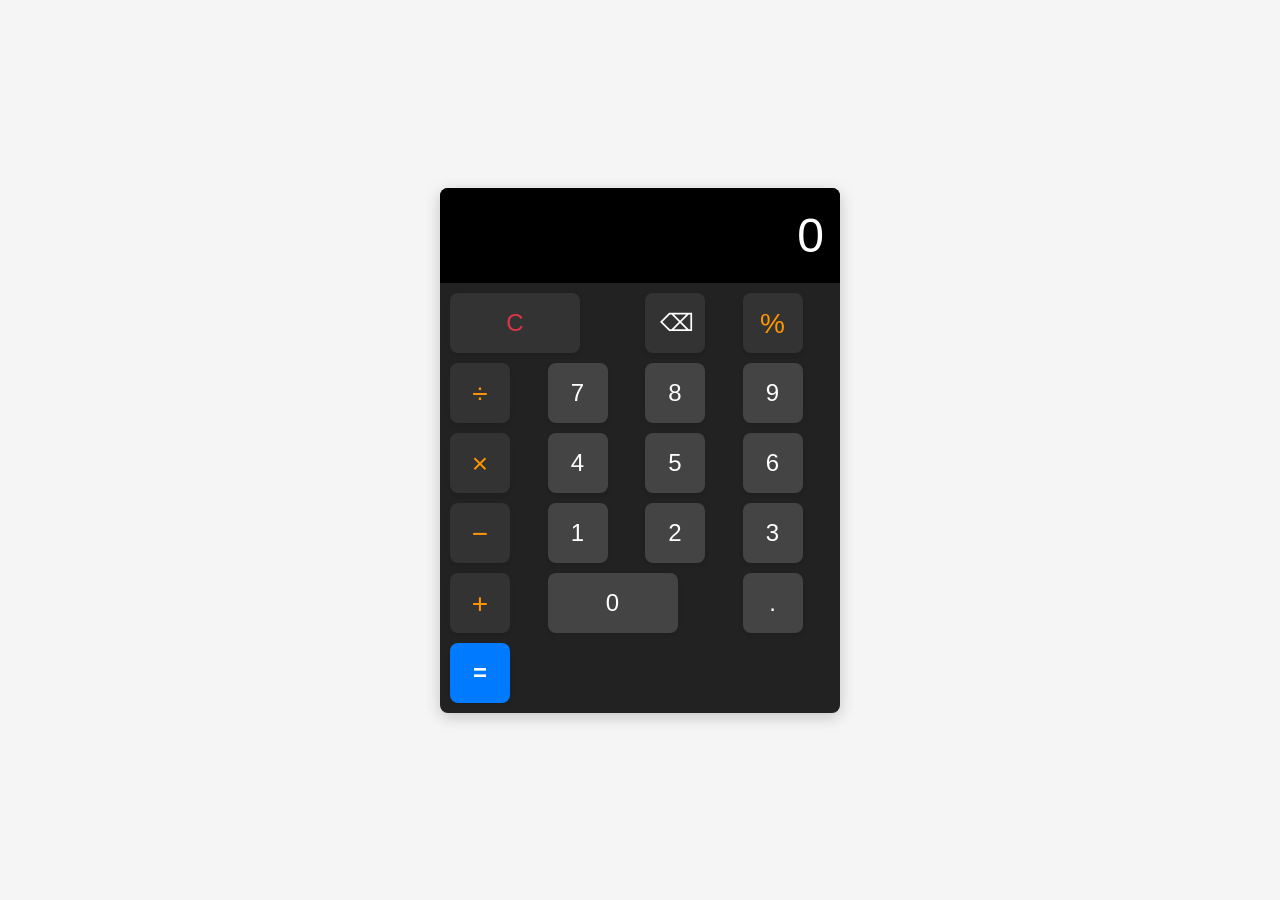
<file: generated_calculator_project/index.html>
<!DOCTYPE html>
<html lang="en">
<head>
    <meta charset="UTF-8">
    <meta name="viewport" content="width=device-width, initial-scale=1.0">
    <title>Calculator</title>
    <link rel="stylesheet" href="styles.css">
</head>
<body>
    <div id="calculator" role="application" aria-label="Calculator">
        <output id="display" aria-live="polite" aria-atomic="true">0</output>
        <div class="buttons" role="group" aria-label="Calculator buttons">
            <button type="button" class="button span-two" data-action="clear" aria-label="Clear">C</button>
            <button type="button" class="button" data-action="backspace" aria-label="Backspace">⌫</button>
            <button type="button" class="button operator" data-value="%" aria-label="Modulo">%</button>
            <button type="button" class="button operator" data-value="/" aria-label="Divide">÷</button>
            
            <button type="button" class="button" data-value="7" aria-label="7">7</button>
            <button type="button" class="button" data-value="8" aria-label="8">8</button>
            <button type="button" class="button" data-value="9" aria-label="9">9</button>
            <button type="button" class="button operator" data-value="*" aria-label="Multiply">×</button>
            
            <button type="button" class="button" data-value="4" aria-label="4">4</button>
            <button type="button" class="button" data-value="5" aria-label="5">5</button>
            <button type="button" class="button" data-value="6" aria-label="6">6</button>
            <button type="button" class="button operator" data-value="-" aria-label="Subtract">−</button>
            
            <button type="button" class="button" data-value="1" aria-label="1">1</button>
            <button type="button" class="button" data-value="2" aria-label="2">2</button>
            <button type="button" class="button" data-value="3" aria-label="3">3</button>
            <button type="button" class="button operator" data-value="+" aria-label="Add">+</button>
            
            <button type="button" class="button span-two" data-value="0" aria-label="0">0</button>
            <button type="button" class="button" data-value="." aria-label="Decimal point">.</button>
            <button type="button" class="button equals" data-action="equals" aria-label="Equals">=</button>
        </div>
    </div>
    <script src="script.js"></script>
</body>
</html>
</file>
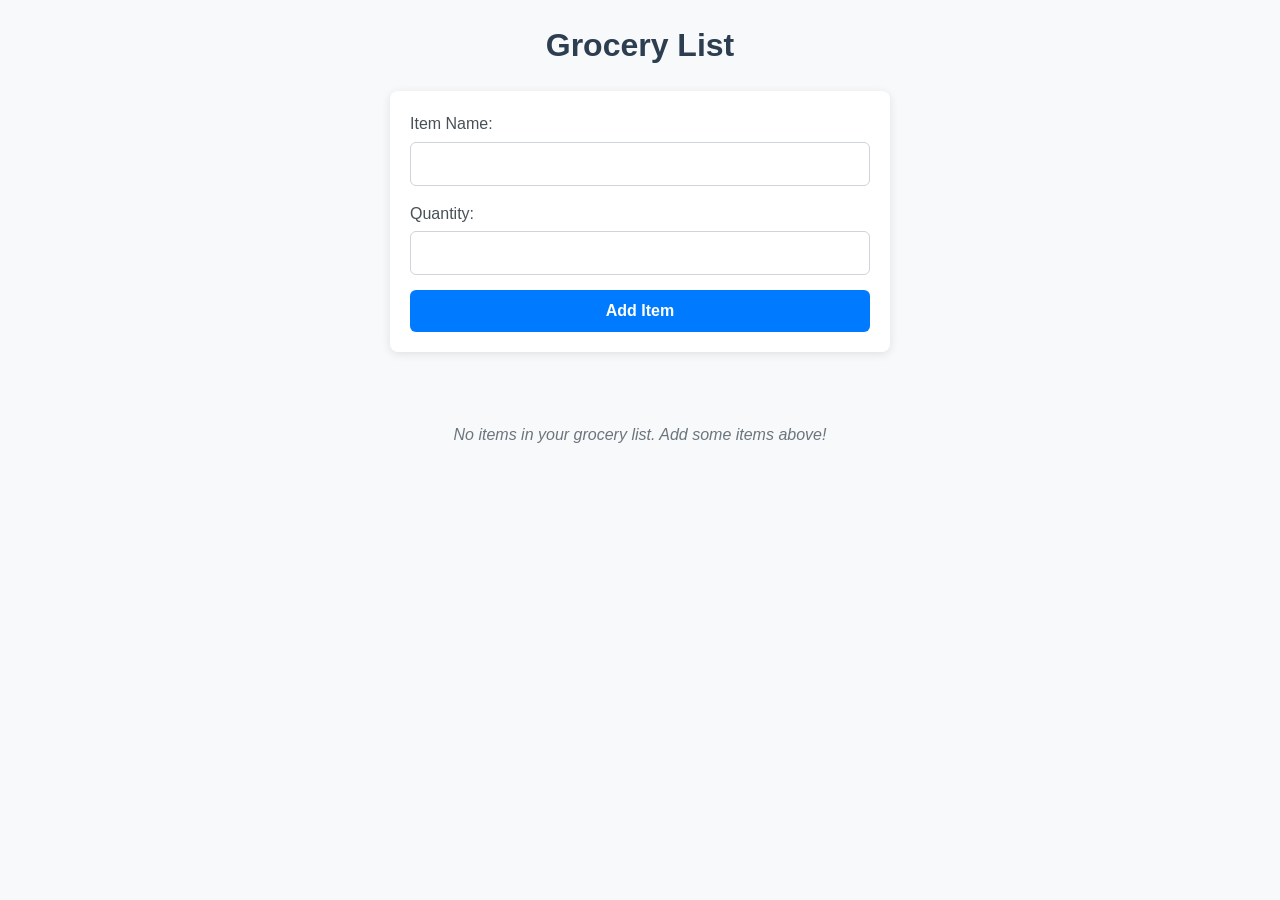
<file: generated_grocery-list_project/index.html>
<!DOCTYPE html>
<html lang="en">
<head>
    <meta charset="UTF-8">
    <meta name="viewport" content="width=device-width, initial-scale=1.0">
    <title>Grocery List</title>
    <link rel="stylesheet" href="styles.css">
</head>
<body>
    <h1>Grocery List</h1>
    
    <form id="add-item-form">
        <div>
            <label for="item-name">Item Name:</label>
            <input type="text" id="item-name" name="item-name" required>
        </div>
        
        <div>
            <label for="item-quantity">Quantity:</label>
            <input type="number" id="item-quantity" name="item-quantity" min="1" required>
        </div>
        
        <button type="button" id="add-btn">Add Item</button>
    </form>
    
    <ul id="grocery-list" aria-label="Grocery list items"></ul>
    <script src="script.js"></script>
</body>
</html>
</file>
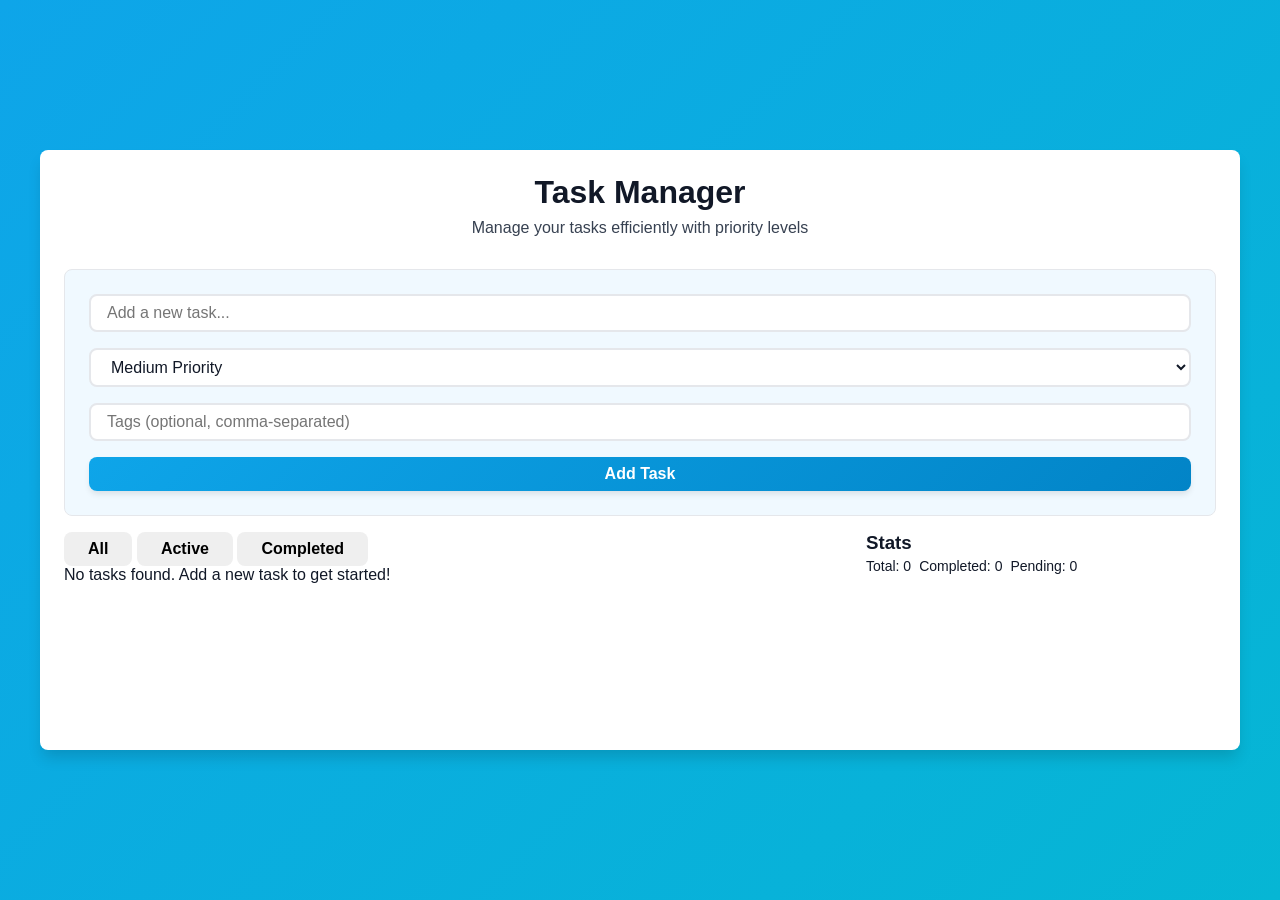
<file: generated_todo-list_project/index.html>
<!DOCTYPE html>
<html lang="en">
<head>
  <meta charset="UTF-8">
  <meta name="viewport" content="width=device-width, initial-scale=1.0">
  <title>Modern Todo App</title>
  <link rel="stylesheet" href="styles/styles.css">
  <script src="script/utils.js" defer></script>
  <script src="script/app.js" defer></script>
</head>
<body>
  <div class="app-background">
    <div class="todo-container">
      <!-- Header -->
      <div class="todo-header">
        <h1>Task Manager</h1>
        <p>Manage your tasks efficiently with priority levels</p>
      </div>

      <!-- Input Section -->
      <section class="input-section" aria-label="Add new task">
        <form id="task-form" aria-label="Task input form">
          <input 
            type="text" 
            id="task-title" 
            placeholder="Add a new task..." 
            maxlength="100" 
            aria-label="Task title"
            required
          >
          <select id="task-priority" aria-label="Task priority">
            <option value="low">Low Priority</option>
            <option value="medium" selected>Medium Priority</option>
            <option value="high">High Priority</option>
          </select>
          <input 
            type="text" 
            id="task-tags" 
            placeholder="Tags (optional, comma-separated)" 
            aria-label="Task tags (comma-separated)"
          >
          <button type="submit" id="addTask" class="button button-primary" aria-label="Add task">
            Add Task
          </button>
        </form>
      </section>

      <!-- Main Content Area -->
      <div class="todo-main">
        <!-- Filters Section -->
        <section class="filters-section" aria-label="Task filters">
          <div class="filter-buttons" role="tablist" aria-label="Task status filters">
            <button class="filter-btn active" data-filter="all" role="tab" aria-selected="true">All</button>
            <button class="filter-btn" data-filter="pending" role="tab" aria-selected="false">Active</button>
            <button class="filter-btn" data-filter="completed" role="tab" aria-selected="false">Completed</button>
          </div>
          <div class="tag-filters" id="tag-filters" aria-label="Tag filters">
            <!-- Tag filter buttons will be dynamically added here -->
          </div>
        </section>

        <!-- Task List -->
        <div class="task-list" id="task-list" role="list" aria-label="Task list" aria-live="polite">
          <!-- Hidden template for task items -->
          <template id="task-item-template">
            <div class="task-item" role="listitem" aria-label="Task item">
              <div class="task-header">
                <h3 class="task-title"></h3>
                <span class="task-priority"></span>
                <div class="task-tags"></div>
              </div>
              <div class="task-footer">
                <span class="task-date"></span>
                <div class="task-actions">
                  <button class="btn-complete" aria-label="Toggle completion">✓</button>
                  <button class="btn-edit" aria-label="Edit task">Edit</button>
                  <button class="btn-delete" aria-label="Delete task">Delete</button>
                </div>
              </div>
            </div>
          </template>
          <!-- Tasks will be dynamically added here -->
        </div>
      </div>

      <!-- Sidebar / Stats -->
      <aside class="todo-sidebar" aria-label="Task statistics">
        <div class="filter-group">
          <h3>Stats</h3>
          <div class="task-meta">
            <div>Total: <span id="totalTasks">0</span></div>
            <div>Completed: <span id="completedTasks">0</span></div>
            <div>Pending: <span id="pendingTasks">0</span></div>
          </div>
        </div>
      </aside>
    </div>
  </div>
</body>
</html>
</file>
<file: generated_calculator_project/styles.css>
/* Root variables for color scheme and spacing */
:root {
  --primary-color: #222;
  --secondary-color: #333;
  --accent-color: #007bff;
  --accent-hover: #0056b3;
  --text-color: #fff;
  --error-color: #dc3545;
  --error-bg: #f8d7da;
  --button-bg: #444;
  --button-hover: #555;
  --button-active: #666;
  --operator-color: #ff9500;
  --operator-hover: #e08900;
  --display-bg: #000;
  --btn-size: 60px;
  --btn-gap: 10px;
  --border-radius: 8px;
  --font-family: -apple-system, BlinkMacSystemFont, "Segoe UI", Roboto, sans-serif;
  --display-font-size: 3rem;
}

/* Reset and base styles */
* {
  box-sizing: border-box;
  margin: 0;
  padding: 0;
}

body {
  font-family: var(--font-family);
  background: #f5f5f5;
  min-height: 100vh;
  display: flex;
  justify-content: center;
  align-items: center;
  padding: 20px;
}

/* Calculator container */
#calculator {
  background: var(--primary-color);
  border-radius: var(--border-radius);
  box-shadow: 0 4px 16px rgba(0, 0, 0, 0.2);
  width: 100%;
  max-width: 400px;
  overflow: hidden;
  display: flex;
  flex-direction: column;
}

/* Display area - styled prominently at top */
#display {
  background: var(--display-bg);
  color: var(--text-color);
  text-align: right;
  padding: 20px 16px;
  font-size: var(--display-font-size);
  font-weight: 300;
  min-height: var(--btn-size);
  width: 100%;
  border: none;
  overflow: hidden;
  text-overflow: ellipsis;
  white-space: nowrap;
  flex-shrink: 0;
}

/* Error state styling for display */
#display.error {
  background: var(--error-color);
  color: var(--error-bg);
  animation: shake 0.4s ease-in-out;
}

@keyframes shake {
  0%, 100% { transform: translateX(0); }
  25% { transform: translateX(-5px); }
  75% { transform: translateX(5px); }
}

/* Button grid container */
.buttons {
  display: grid;
  grid-template-columns: repeat(4, 1fr);
  gap: var(--btn-gap);
  padding: var(--btn-gap);
}

/* Base button styles */
.button {
  background: var(--button-bg);
  color: var(--text-color);
  border: none;
  border-radius: var(--border-radius);
  font-size: 1.5rem;
  font-weight: 500;
  padding: 15px;
  cursor: pointer;
  transition: background 0.2s, transform 0.1s, box-shadow 0.2s;
  height: var(--btn-size);
  width: var(--btn-size);
  box-shadow: 0 2px 4px rgba(0, 0, 0, 0.1);
}

/* Span two columns for 0 button and clear */
.button.span-two {
  grid-column: span 2;
  width: calc(var(--btn-size) * 2 + var(--btn-gap));
}

/* Operator button styles */
.button.operator {
  background: var(--secondary-color);
  color: var(--operator-color);
  font-size: 1.75rem;
}

/* Equals button styling */
.button.equals {
  background: var(--accent-color);
  color: var(--text-color);
  font-weight: 600;
}

/* Clear button styling */
.button[data-action="clear"] {
  background: var(--secondary-color);
  color: var(--error-color);
}

/* Backspace button styling */
.button[data-action="backspace"] {
  background: var(--secondary-color);
}

/* Interactive states: hover */
.button:hover {
  background: var(--button-hover);
  transform: translateY(-2px);
  box-shadow: 0 4px 8px rgba(0, 0, 0, 0.15);
}

.button.operator:hover {
  background: var(--operator-hover);
  color: #fff;
}

.button.equals:hover {
  background: var(--accent-hover);
}

.button[data-action="clear"]:hover {
  background: #444;
}

/* Interactive states: active/clicked */
.button:active {
  transform: translateY(0);
  box-shadow: 0 2px 2px rgba(0, 0, 0, 0.1);
  background: var(--button-active);
}

.button.operator:active {
  background: var(--operator-color);
  color: #fff;
}

.button.equals:active {
  background: var(--accent-color);
}

/* Interactive states: focus */
.button:focus {
  outline: none;
  box-shadow: 0 0 0 3px rgba(0, 123, 255, 0.5);
}

/* Focus visible for keyboard navigation */
.button:focus-visible {
  outline: none;
  box-shadow: 0 0 0 3px rgba(0, 123, 255, 0.5);
}

/* Focus state for display area */
#display:focus {
  outline: none;
}

/* Responsive design: stack on mobile */
@media (max-width: 480px) {
  :root {
    --btn-size: 55px;
    --btn-gap: 8px;
    --display-font-size: 2.5rem;
  }

  body {
    padding: 10px;
    background: #fff;
  }

  #calculator {
    max-width: 100%;
    box-shadow: 0 2px 8px rgba(0, 0, 0, 0.1);
  }

  .button {
    height: var(--btn-size);
    width: var(--btn-size);
    font-size: 1.25rem;
    padding: 12px;
  }

  /* Adjust button spacing on smaller screens */
  .button.span-two {
    width: calc(var(--btn-size) * 2 + var(--btn-gap));
  }

  /* Ensure display is full-width on mobile */
  #display {
    padding: 16px 12px;
  }
}

/* Extra small devices (small phones) */
@media (max-width: 320px) {
  :root {
    --btn-size: 50px;
    --btn-gap: 6px;
    --display-font-size: 2rem;
  }

  .button {
    font-size: 1.1rem;
    padding: 10px;
  }

  .button.operator {
    font-size: 1.5rem;
  }
}

/* Accessibility: reduced motion */
@media (prefers-reduced-motion: reduce) {
  .button,
  #display.error {
    transition: none;
    animation: none;
  }
}

/* High contrast mode support */
@media (prefers-contrast: more) {
  :root {
    --button-bg: #000;
    --button-hover: #111;
    --button-active: #222;
    --operator-color: #ffae00;
    --accent-color: #000;
    --accent-hover: #222;
  }

  .button {
    border: 1px solid #555;
  }

  .button:focus {
    border: 2px solid #fff;
    box-shadow: none;
  }

  #display {
    border: 1px solid #333;
  }

  #display.error {
    background: #dc3545;
    color: #fff;
  }
}

/* Print styles to hide calculator when printing */
@media print {
  #calculator {
    box-shadow: none;
    border: 1px solid #ccc;
  }
}
</file>
<file: generated_grocery-list_project/styles.css>
/* Base Reset & Global Styles */
* {
    margin: 0;
    padding: 0;
    box-sizing: border-box;
}

body {
    font-family: -apple-system, BlinkMacSystemFont, 'Segoe UI', Roboto, Oxygen, Ubuntu, sans-serif;
    background-color: #f8f9fa;
    color: #333;
    line-height: 1.6;
    padding: 20px;
}

h1 {
    text-align: center;
    margin-bottom: 20px;
    color: #2c3e50;
    font-weight: 600;
}

/* Form Container */
#add-item-form {
    max-width: 500px;
    margin: 0 auto 30px;
    padding: 20px;
    background-color: #ffffff;
    border-radius: 8px;
    box-shadow: 0 2px 10px rgba(0, 0, 0, 0.1);
}

#add-item-form div {
    margin-bottom: 15px;
}

/* Input Fields */
#add-item-form label {
    display: block;
    margin-bottom: 5px;
    font-weight: 500;
    color: #495057;
}

#add-item-form input[type="text"],
#add-item-form input[type="number"] {
    width: 100%;
    padding: 12px 15px;
    border: 1px solid #ced4da;
    border-radius: 6px;
    font-size: 1rem;
    transition: all 0.2s ease;
    outline: none;
}

#add-item-form input[type="text"]:focus,
#add-item-form input[type="number"]:focus {
    border-color: #007bff;
    box-shadow: 0 0 0 3px rgba(0, 123, 255, 0.25);
}

/* Validation Error Styles */
#add-item-form input[aria-invalid="true"],
#add-item-form input.is-invalid {
    border-color: #dc3545;
    box-shadow: 0 0 0 2px rgba(220, 53, 69, 0.25);
}

#add-item-form .error-message {
    color: #dc3545;
    font-size: 0.875rem;
    margin-top: 5px;
}

/* Button */
#add-btn {
    display: block;
    width: 100%;
    padding: 12px 20px;
    background-color: #007bff;
    color: white;
    border: none;
    border-radius: 6px;
    font-size: 1rem;
    font-weight: 600;
    cursor: pointer;
    transition: all 0.2s ease;
}

#add-btn:hover {
    background-color: #0056b3;
    transform: translateY(-1px);
    box-shadow: 0 4px 8px rgba(0, 0, 0, 0.15);
}

#add-btn:active {
    transform: translateY(0);
}

#add-btn:focus {
    outline: none;
    box-shadow: 0 0 0 3px rgba(0, 123, 255, 0.5);
}

#add-btn:disabled {
    background-color: #6c757d;
    cursor: not-allowed;
    transform: none;
    box-shadow: none;
}

/* Grocery List Container */
#grocery-list {
    list-style: none;
    max-width: 600px;
    margin: 0 auto;
    padding: 0;
}

/* Grocery List Item */
#grocery-list li {
    display: flex;
    align-items: center;
    padding: 15px;
    margin-bottom: 10px;
    background-color: #ffffff;
    border-radius: 8px;
    box-shadow: 0 1px 5px rgba(0, 0, 0, 0.05);
    transition: all 0.2s ease;
}

#grocery-list li:hover {
    box-shadow: 0 4px 12px rgba(0, 0, 0, 0.1);
}

/* Individual List Item Elements */
.item-name {
    flex: 1;
    font-size: 1.1rem;
    padding: 0 10px;
    color: #2c3e50;
}

.item-quantity {
    font-weight: 600;
    color: #6c757d;
    padding: 0 10px;
}

/* Actions Container */
.actions {
    display: flex;
    align-items: center;
    gap: 10px;
}

/* Checkbox */
input[type="checkbox"] {
    width: 20px;
    height: 20px;
    cursor: pointer;
    accent-color: #007bff;
}

/* Delete Button */
.delete-btn {
    background-color: #dc3545;
    color: white;
    border: none;
    border-radius: 4px;
    padding: 8px 12px;
    font-size: 0.875rem;
    cursor: pointer;
    transition: all 0.2s ease;
    display: flex;
    align-items: center;
    justify-content: center;
}

.delete-btn:hover {
    background-color: #c82333;
    transform: scale(1.05);
    box-shadow: 0 2px 4px rgba(220, 53, 69, 0.3);
}

.delete-btn:active {
    transform: scale(0.95);
}

.delete-btn:focus {
    outline: none;
    box-shadow: 0 0 0 2px rgba(220, 53, 69, 0.5);
}

/* Completed Item Styles */
.completed {
    text-decoration: line-through;
    opacity: 0.6;
    background-color: #e9ecef;
}

.completed .item-name {
    text-decoration: line-through;
}

/* Empty State */
#grocery-list:empty::after {
    content: "No items in your grocery list. Add some items above!";
    display: block;
    text-align: center;
    padding: 40px;
    color: #6c757d;
    font-style: italic;
}

/* Responsive Design */
@media (max-width: 600px) {
    body {
        padding: 10px;
    }
    
    #add-item-form {
        padding: 15px;
    }
    
    #grocery-list li {
        flex-wrap: wrap;
    }
    
    .actions {
        width: 100%;
        justify-content: flex-end;
        margin-top: 10px;
    }
    
    .delete-btn {
        width: 100%;
    }
}
</file>
<file: generated_todo-list_project/styles/styles.css>
/* =========================================
   COLOR VARIABLES & THEME SYSTEM
   ========================================= */
:root {
  /* Primary Colors - Modern Blue/Teal */
  --color-primary: #0ea5e9;
  --color-primary-dark: #0284c7;
  --color-primary-light: #06b6d4;
  
  /* Background Colors */
  --color-bg: #f0f9ff;
  --color-bg-dark: #1f2937;
  --color-bg-light: #ffffff;
  
  /* Text Colors - Better Contrast */
  --color-text: #111827;
  --color-text-light: #374151;
  --color-text-white: #ffffff;
  
  /* Priority Colors */
  --priority-high-bg: #fee2e2;
  --priority-high-text: #991b1b;
  --priority-medium-bg: #fef3c7;
  --priority-medium-text: #92400e;
  --priority-low-bg: #d1fae5;
  --priority-low-text: #065f46;
  
  /* Tag Colors */
  --tag-color-urgent: #dc2626;
  --tag-color-design: #7c3aed;
  --tag-color-dev: #2563eb;
  --tag-color-qa: #059669;
  --tag-color-docs: #d97706;
  
  /* Border & Shadow */
  --border-radius: 8px;
  --border-radius-pill: 50px;
  --shadow-sm: 0 1px 2px 0 rgba(0, 0, 0, 0.05);
  --shadow-md: 0 4px 6px -1px rgba(0, 0, 0, 0.1);
  --shadow-lg: 0 10px 15px -3px rgba(0, 0, 0, 0.15);
  
  /* Spacing */
  --spacing-xs: 0.25rem;
  --spacing-sm: 0.5rem;
  --spacing-md: 1rem;
  --spacing-lg: 1.5rem;
  --spacing-xl: 2rem;
  
  /* Transitions */
  --transition-fast: 0.15s ease;
  --transition-normal: 0.3s ease;
  --transition-slow: 0.5s ease;
}

/* Dark Theme Support */
@media (prefers-color-scheme: dark) {
  :root {
    --color-bg: #0f172a;
    --color-bg-dark: #030712;
    --color-bg-light: #1e293b;
    --color-text: #f1f5f9;
    --color-text-light: #cbd5e1;
  }
}

/* =========================================
   GLOBAL STYLES
   ========================================= */
* {
  margin: 0;
  padding: 0;
  box-sizing: border-box;
}

html, body {
  height: 100%;
  width: 100%;
}

body {
  font-family: -apple-system, BlinkMacSystemFont, 'Segoe UI', Roboto, Oxygen, Ubuntu, sans-serif;
  background-color: var(--color-bg);
  color: var(--color-text);
}

/* =========================================
   APP BACKGROUND & CONTAINER
   ========================================= */
.app-background {
  min-height: 100vh;
  background: linear-gradient(135deg, #0ea5e9 0%, #06b6d4 100%);
  padding: var(--spacing-xl);
  display: flex;
  align-items: center;
  justify-content: center;
}

.todo-container {
  max-width: 1200px;
  width: 100%;
  background-color: var(--color-bg-light);
  border-radius: var(--border-radius);
  box-shadow: var(--shadow-lg);
  overflow: hidden;
  min-height: 600px;
  display: grid;
  grid-template-columns: 1fr;
  grid-template-rows: auto auto 1fr auto;
  gap: var(--spacing-md);
  padding: var(--spacing-lg);
}

@media (min-width: 768px) {
  .todo-container {
    grid-template-columns: 1fr 350px;
    grid-template-rows: auto auto 1fr auto;
  }
}

/* =========================================
   HEADER STYLING
   ========================================= */
.todo-header {
  text-align: center;
  margin-bottom: var(--spacing-md);
  grid-column: 1 / -1;
}

.todo-header h1 {
  font-size: 2rem;
  color: var(--color-text);
  margin-bottom: var(--spacing-sm);
  font-weight: 700;
}

.todo-header p {
  color: var(--color-text-light);
  margin: 0;
  font-size: 1rem;
}

/* =========================================
   INPUT SECTION
   ========================================= */
.input-section {
  grid-column: 1 / -1;
  background-color: var(--color-bg);
  padding: var(--spacing-lg);
  border-radius: var(--border-radius);
  border: 1px solid #e5e7eb;
}

#task-form {
  display: flex;
  flex-direction: column;
  gap: var(--spacing-md);
}

#task-form input[type="text"],
#task-form select {
  padding: var(--spacing-sm) var(--spacing-md);
  border: 2px solid #e5e7eb;
  border-radius: var(--border-radius);
  font-size: 1rem;
  transition: var(--transition-fast);
  background-color: var(--color-bg-light);
  color: var(--color-text);
}

#task-form input[type="text"]:focus,
#task-form select:focus {
  outline: none;
  border-color: var(--color-primary);
  box-shadow: 0 0 0 3px rgba(14, 165, 233, 0.1);
}

/* =========================================
   BUTTONS
   ========================================= */
.button,
button {
  padding: var(--spacing-sm) var(--spacing-lg);
  border: none;
  border-radius: var(--border-radius);
  font-size: 1rem;
  font-weight: 600;
  cursor: pointer;
  transition: var(--transition-fast);
  display: inline-flex;
  align-items: center;
  justify-content: center;
  gap: var(--spacing-sm);
}

.button-primary {
  background: linear-gradient(135deg, var(--color-primary) 0%, var(--color-primary-dark) 100%);
  color: var(--color-text-white);
  box-shadow: var(--shadow-md);
  width: 100%;
}

.button-primary:hover {
  transform: translateY(-2px);
  box-shadow: var(--shadow-lg);
  filter: brightness(1.05);
}

.button-primary:active {
  transform: translateY(0);
}

.button-secondary {
  background-color: #e5e7eb;
  color: var(--color-text);
  box-shadow: var(--shadow-sm);
}

.button-secondary:hover {
  background-color: #d1d5db;
  transform: translateY(-1px);
}

/* =========================================
   TASK LIST & ITEMS
   ========================================= */
.task-list {
  max-height: 400px;
  overflow-y: auto;
  padding-right: var(--spacing-sm);
  grid-column: 1;
}

.task-list::-webkit-scrollbar {
  width: 8px;
}

.task-list::-webkit-scrollbar-track {
  background: #f1f1f1;
  border-radius: 4px;
}

.task-list::-webkit-scrollbar-thumb {
  background: #cbd5e1;
  border-radius: 4px;
}

.task-list::-webkit-scrollbar-thumb:hover {
  background: #94a3b8;
}

/* Task Item */
.task {
  background-color: var(--color-bg-light);
  border-radius: var(--border-radius);
  padding: var(--spacing-md);
  margin-bottom: var(--spacing-sm);
  transition: var(--transition-normal);
  border-left: 4px solid #e5e7eb;
  display: flex;
  align-items: center;
  gap: var(--spacing-md);
  box-shadow: var(--shadow-sm);
  border: 1px solid #e5e7eb;
}

.task:hover {
  transform: translateX(4px);
  box-shadow: var(--shadow-md);
}

.task.high {
  background-color: var(--priority-high-bg);
  border-left-color: var(--priority-high-text);
  color: var(--priority-high-text);
}

.task.high .task-title {
  color: var(--priority-high-text);
  font-weight: 600;
}

.task.medium {
  background-color: var(--priority-medium-bg);
  border-left-color: var(--priority-medium-text);
  color: var(--priority-medium-text);
}

.task.medium .task-title {
  color: var(--priority-medium-text);
  font-weight: 600;
}

.task.low {
  background-color: var(--priority-low-bg);
  border-left-color: var(--priority-low-text);
  color: var(--priority-low-text);
}

.task.low .task-title {
  color: var(--priority-low-text);
  font-weight: 600;
}

.task.completed {
  opacity: 0.6;
  background-color: #f3f4f6;
}

.task.completed .task-title {
  text-decoration: line-through;
  color: var(--color-text-light);
}

/* Task Content */
.task-content {
  flex: 1;
}

.task-title {
  font-weight: 600;
  margin-bottom: var(--spacing-xs);
  font-size: 1rem;
}

.task-meta {
  display: flex;
  flex-wrap: wrap;
  gap: var(--spacing-sm);
  font-size: 0.875rem;
  margin-top: var(--spacing-xs);
}

.task-date {
  color: var(--color-text-light);
}

.task-actions {
  display: flex;
  gap: var(--spacing-xs);
  align-items: center;
}

.action-btn {
  padding: var(--spacing-xs) var(--spacing-sm);
  border: none;
  border-radius: 4px;
  background: transparent;
  cursor: pointer;
  font-size: 1rem;
  transition: var(--transition-fast);
  color: var(--color-text-light);
}

.action-btn:hover {
  background-color: rgba(0, 0, 0, 0.05);
  color: var(--color-text);
}

.action-btn.delete:hover {
  color: #dc2626;
}

/* =========================================
   TAG PILLS
   ========================================= */
.tag {
  display: inline-flex;
  align-items: center;
  padding: var(--spacing-xs) var(--spacing-md);
  border-radius: var(--border-radius-pill);
  font-size: 0.75rem;
  font-weight: 600;
  margin-right: var(--spacing-xs);
  color: var(--color-text-white);
  text-transform: uppercase;
  letter-spacing: 0.5px;
}

.tag.urgent {
  background-color: var(--tag-color-urgent);
}

.tag.design {
  background-color: var(--tag-color-design);
}

.tag.dev {
  background-color: var(--tag-color-dev);
}

.tag.qa {
  background-color: var(--tag-color-qa);
}

.tag.docs {
  background-color: var(--tag-color-docs);
}

.tag::after {
  content: '×';
  margin-left: var(--spacing-xs);
  cursor: pointer;
  opacity: 0.8;
  font-size: 1.2em;
  font-weight: bold;
}

.tag::after:hover {
  opacity: 1;
}

/* =========================================
   SIDEBAR / STATS SECTION
   ========================================= */
.todo-stats {
  grid-row: 2 / 4;
  grid-column: 2;
  background-color: var(--color-bg);
  border-radius: var(--border-radius);
  padding: var(--spacing-lg);
  border: 1px solid #e5e7eb;
  height: fit-content;
}

.stat-item {
  margin-bottom: var(--spacing-lg);
  text-align: center;
}

.stat-item:last-child {
  margin-bottom: 0;
}

.stat-label {
  font-size: 0.875rem;
  color: var(--color-text-light);
  font-weight: 500;
  text-transform: uppercase;
  letter-spacing: 0.5px;
  margin-bottom: var(--spacing-sm);
}

.stat-value {
  font-size: 2rem;
  font-weight: 700;
  color: var(--color-primary);
}

/* =========================================
   FOOTER
   ========================================= */
.todo-footer {
  grid-column: 1 / -1;
  text-align: center;
  color: var(--color-text-light);
  font-size: 0.875rem;
  padding-top: var(--spacing-lg);
  border-top: 1px solid #e5e7eb;
}

/* =========================================
   RESPONSIVE DESIGN
   ========================================= */
@media (max-width: 768px) {
  .app-background {
    padding: var(--spacing-md);
  }

  .todo-container {
    padding: var(--spacing-md);
    gap: var(--spacing-sm);
  }

  .todo-header h1 {
    font-size: 1.5rem;
  }

  #task-form {
    flex-direction: column;
  }

  .task {
    flex-direction: column;
    align-items: flex-start;
  }

  .task-actions {
    align-self: flex-end;
  }

  .todo-stats {
    grid-column: 1 / -1;
    grid-row: auto;
  }
}

@media (prefers-color-scheme: dark) {
  .input-section {
    background-color: var(--color-bg-light);
    border-color: #374151;
  }

  #task-form input[type="text"],
  #task-form select {
    background-color: #374151;
    border-color: #4b5563;
  }

  .task {
    background-color: #374151;
    border-color: #4b5563;
  }

  .action-btn:hover {
    background-color: rgba(255, 255, 255, 0.1);
  }

  .todo-stats {
    background-color: var(--color-bg-light);
    border-color: #374151;
  }
}
</file>
